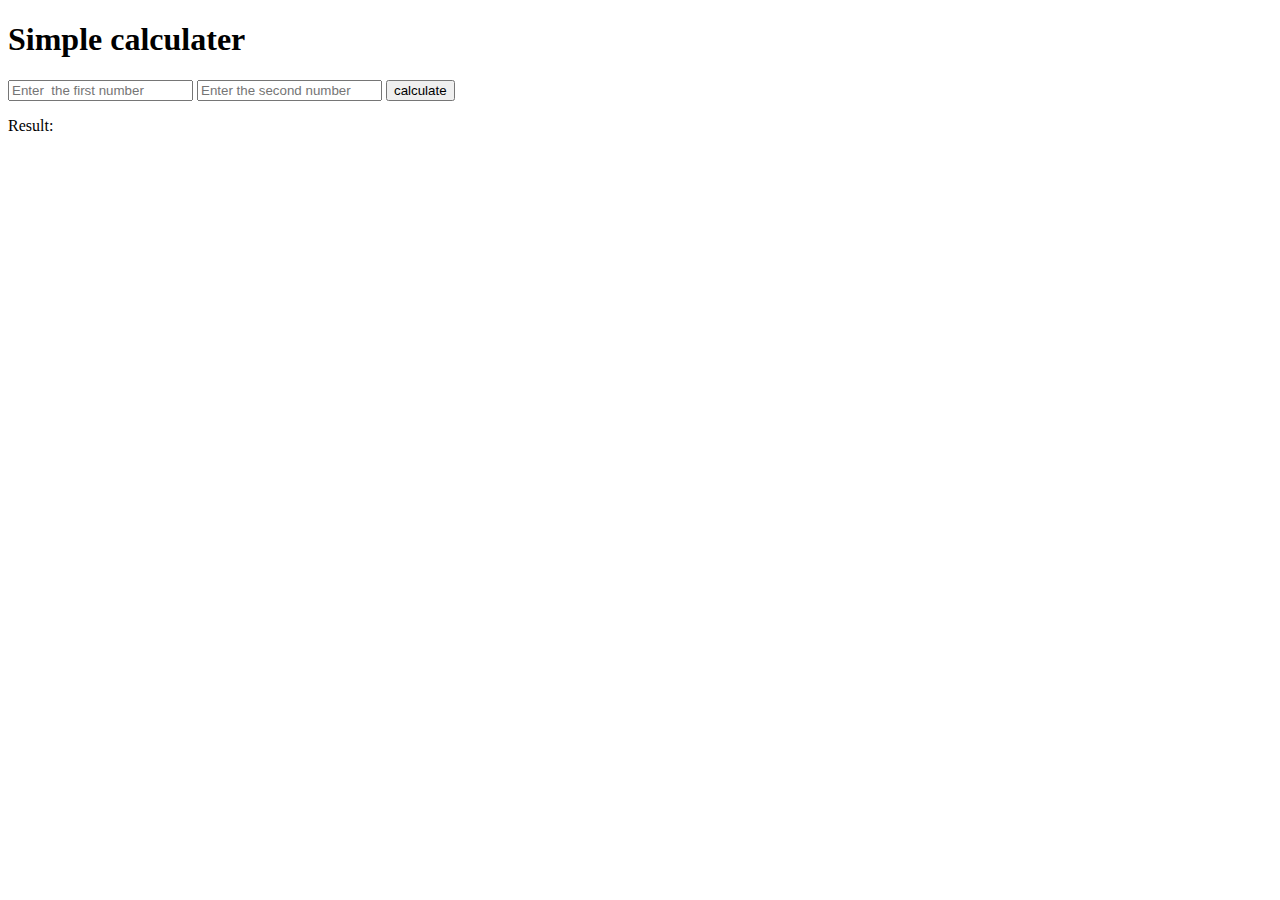
<file: Week1/March_2025_Wed/index.html>
<!DOCTYPE html>
<html lang="en">
<head>
    <meta charset="UTF-8">
    <meta name="viewport" content="width=device-width, initial-scale=1.0">
    <title>Eshuri Sod internship</title>
    <script src="index.js"></script>
</head>
<body>
    <h1>Simple calculater</h1>
    <input type="number" id="nbr" placeholder="Enter  the first number">
    <input type="number" id="snbr" placeholder="Enter the second number">
    <button onclick="calculate()">calculate</button>
    <p id="result">Result:</p>
</body>
</html>
</file>
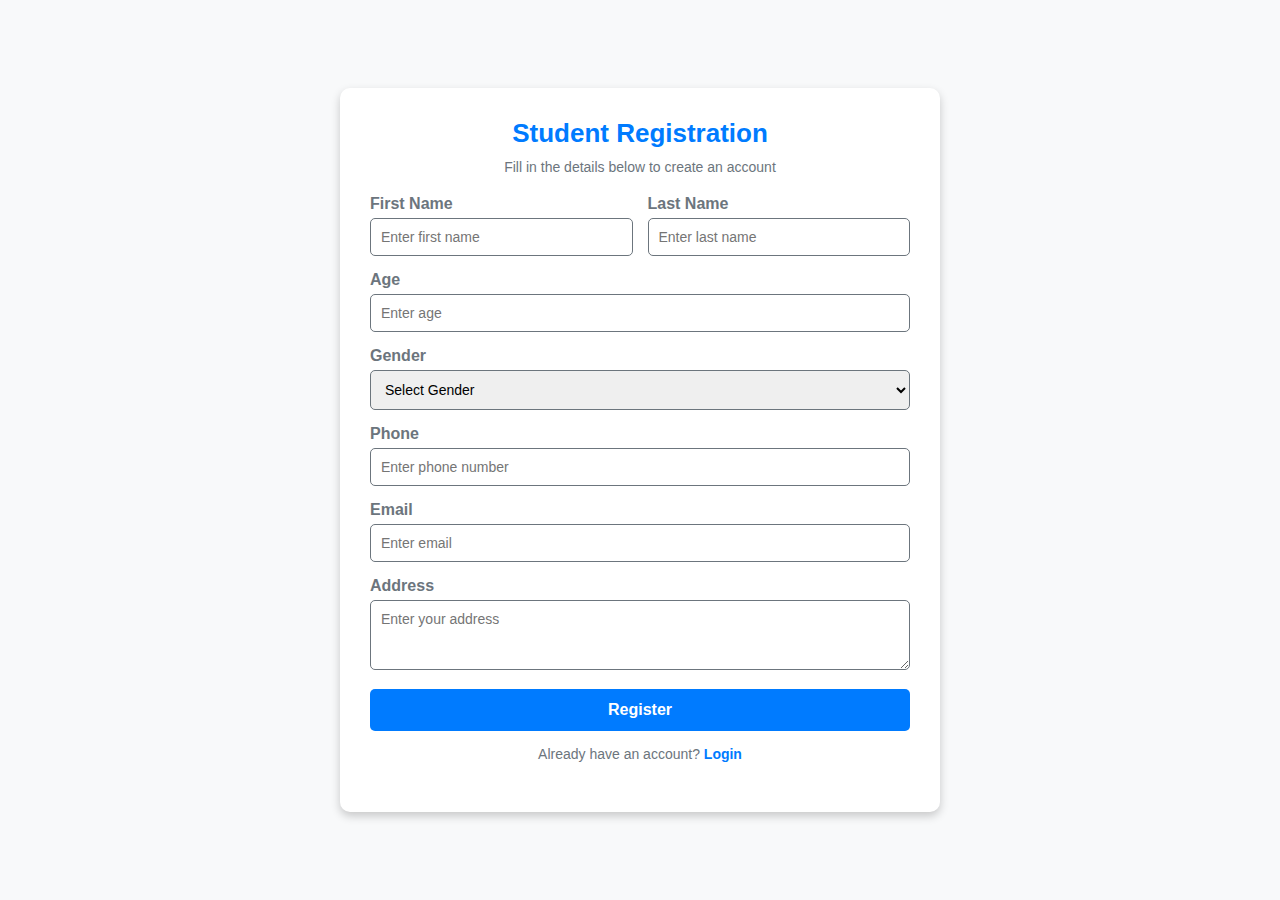
<file: Week1/March_2025_Wed/form.html>
<!DOCTYPE html>
<html lang="en">

<head>
    <meta charset="UTF-8">
    <meta name="viewport" content="width=device-width, initial-scale=1.0">
    <title>Student Registration</title>

    <!-- Link CSS -->
    <link rel="stylesheet" href="css/style.css">
</head>

<body>

    <div class="container">
        <div class="form-box">
            <h2>Student Registration</h2>
            <p>Fill in the details below to create an account</p>

            <form action="#" method="post">

                <!-- Flex row for fname & lname -->
                <div class="flex-row">
                    <div class="input-group">
                        <label for="fname">First Name</label>
                        <input type="text" name="fname" id="fname" placeholder="Enter first name" required>
                    </div>

                    <div class="input-group">
                        <label for="lname">Last Name</label>
                        <input type="text" name="lname" id="lname" placeholder="Enter last name" required>
                    </div>
                </div>

                <div class="input-group">
                    <label for="age">Age</label>
                    <input type="number" name="age" id="age" min="10" max="100" placeholder="Enter age" required>
                </div>

                <!-- Gender Selection -->
                <div class="input-group">
                    <label for="gender">Gender</label>
                    <select name="gender" id="gender" required>
                        <option value="">Select Gender</option>
                        <option value="male">Male</option>
                        <option value="female">Female</option>
                        <option value="other">Other</option>
                    </select>
                </div>

                <div class="input-group">
                    <label for="phone">Phone</label>
                    <input type="tel" name="phone" id="phone" pattern="[0-9]{10,13}" placeholder="Enter phone number"
                        required>
                </div>

                <div class="input-group">
                    <label for="email">Email</label>
                    <input type="email" name="email" id="email" placeholder="Enter email" required>
                </div>

                <div class="input-group">
                    <label for="address">Address</label>
                    <textarea name="address" id="address" rows="3" placeholder="Enter your address" required></textarea>
                </div>

                <button type="submit">Register</button>

                <p class="login-text">Already have an account? <a href="#">Login</a></p>
            </form>
        </div>
    </div>

</body>

</html>
</file>
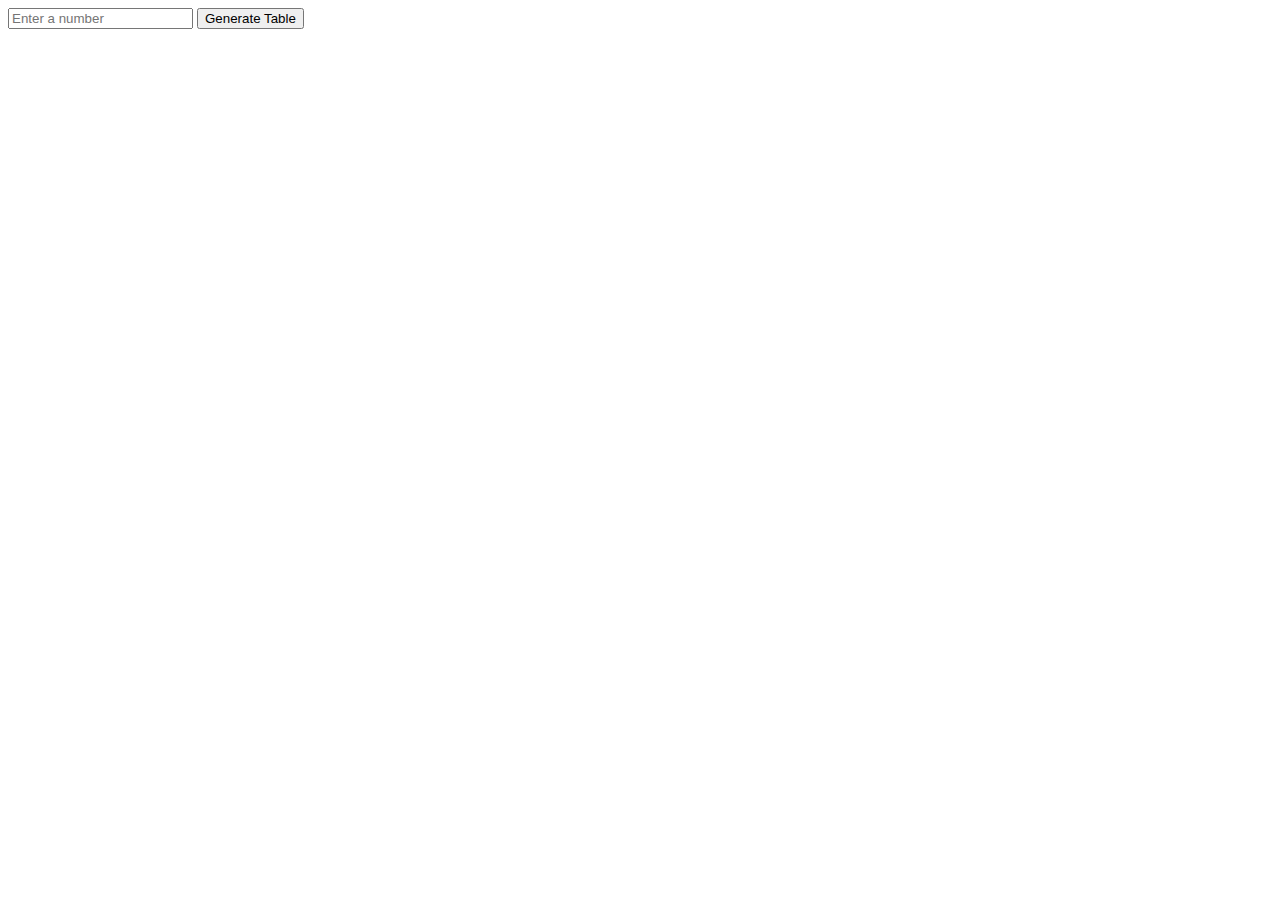
<file: Week1/March_2025_Wed/multi.html>
<!DOCTYPE html>
<html lang="en">
<head>
    <meta charset="UTF-8">
    <meta name="viewport" content="width=device-width, initial-scale=1.0">
    <title>Document</title>
</head>
<body>
    <script>
    // Function to generate multiplication table
    function generateTable() {
        let num = parseInt(document.getElementById("num").value);
        let result = "";
        
        if (isNaN(num)) {
            result = "Please enter a valid number";
        } else {
            for (let i = 1; i <= 12; i++) {
                result += `${num} x ${i} = ${num * i} <br>`;
            }
        }
        
        document.getElementById("result").innerHTML = result;
    }
</script>
        <div>
            <input type="number" id="num" placeholder="Enter a number">
            <button onclick="generateTable()">Generate Table</button>
            <p id="result"></p>
        </div>
      
</body>
</html>
</file>
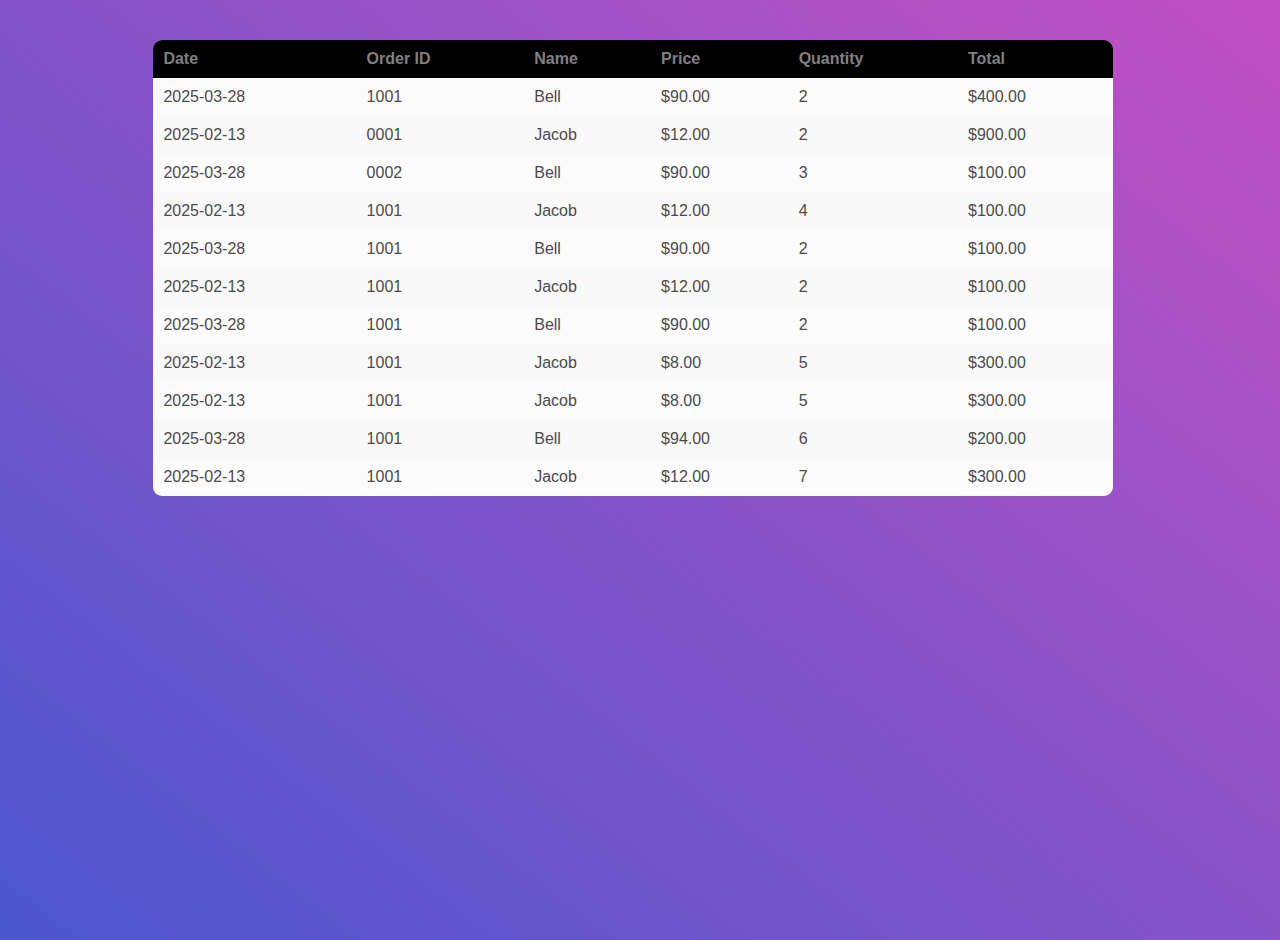
<file: Week1/march_2025_thur/table/table.html>
<!DOCTYPE html>
<html lang="en">
<head>
    <meta charset="UTF-8">
    <meta name="viewport" content="width=device-width, initial-scale=1.0">
    <title></title>
    <link rel="stylesheet" href="style.css">
    

    
</head>

<body>
    <center>
<div class="container">
    
    <table>
        <thead>
            <tr>
                <th>Date</th>
                <th>Order ID</th>
                <th>Name</th>
                <th>Price</th>
                <th>Quantity</th>
                <th>Total</th>
            </tr>
        </thead>
        <tbody>
            <tr>
                <td>2025-03-28</td>
                <td>1001</td>
                <td>Bell</td>
                <td>$90.00</td>
                <td>2</td>
                <td>$400.00</td>
            </tr>
            <tr>
                <td>2025-02-13</td>
                <td>0001</td>
                <td>Jacob</td>
                <td>$12.00</td>
                <td>2</td>
                <td>$900.00</td>
            </tr>
            <td>2025-03-28</td>
            <td>0002</td>
            <td>Bell</td>
            <td>$90.00</td>
            <td>3</td>
            <td>$100.00</td>
        </tr>
        <tr>
            <td>2025-02-13</td>
            <td>1001</td>
            <td>Jacob</td>
            <td>$12.00</td>
            <td>4</td>
            <td>$100.00</td>
        </tr>
        <td>2025-03-28</td>
        <td>1001</td>
        <td>Bell</td>
        <td>$90.00</td>
        <td>2</td>
        <td>$100.00</td>
    </tr>
    <tr>
        <td>2025-02-13</td>
        <td>1001</td>
        <td>Jacob</td>
        <td>$12.00</td>
        <td>2</td>
        <td>$100.00</td>
    </tr>
    <td>2025-03-28</td>
    <td>1001</td>
    <td>Bell</td>
    <td>$90.00</td>
    <td>2</td>
    <td>$100.00</td>
</tr>
<tr>
    <td>2025-02-13</td>
    <td>1001</td>
    <td>Jacob</td>
    <td>$8.00</td>
    <td>5</td>
    <td>$300.00</td>
</tr>
<tr>
    <td>2025-02-13</td>
    <td>1001</td>
    <td>Jacob</td>
    <td>$8.00</td>
    <td>5</td>
    <td>$300.00</td>
</tr>
<td>2025-03-28</td>
<td>1001</td>
<td>Bell</td>
<td>$94.00</td>
<td>6</td>
<td>$200.00</td>
</tr>
<tr>
<td>2025-02-13</td>
<td>1001</td>
<td>Jacob</td>
<td>$12.00</td>
<td>7</td>
<td>$300.00</td>
</tr>

        </tbody>
    </table>
</center>
</div>
    


</body>
</html>
</file>
<file: Week1/march_2025_thur/table/style.css>
body {
    font-family: Arial, sans-serif;
    margin: 20px;
     height: 100vh;  
     margin: 0;
    background: linear-gradient(38deg, rgba(75,87,207,1) 0%, rgba(194,80,194,1));

 
}
table {
    width: 80%;
  
    height: 90%;
    border-collapse: collapse;
    text-align: center;
     margin-left: 3cm;
    align-items: center;
    
    color:rgb(77, 74, 74);
    justify-content: center;
    background-color:rgb(252, 251, 251);
    box-shadow: #f9f9f9;
   overflow: hidden;
    border: 2px ;
    border-radius:9px;
    

    

}
th, td {
    padding: 10px;
    text-align: left;
    
}
th {
    background-color:black;
    color:gray;
    

}
tr:nth-child(even) {
    background-color: #f9f9f9;
    
}

body {

    align-items: center;
    height: 100vh;
    padding: 20px;
}
.container {
    
 
    
    margin: 0 auto;
    padding: 20px;
    border-radius: 10px;
   
    text-align: center;
    align-items: center;
  

 
    
}
</file>
<file: Week1/March_2025_Wed/css/style.css>
/* Reset and Global Styles */
* {
    margin: 0;
    padding: 0;
    box-sizing: border-box;
    font-family: 'Poppins', sans-serif;
}

:root {
    --primary-color: #007bff;
    --secondary-color: #0056b3;
    --white-color: #fff;
    --gray-color: #f8f9fa;
    --dark-gray: #6c757d;
}

body {
    background-color: var(--gray-color);
    display: flex;
    justify-content: center;
    align-items: center;
    height: 100vh;
    padding: 20px;
}

/* Form Container */
.container {
    width: 100%;
    max-width: 600px;
    background-color: var(--white-color);
    padding: 30px;
    border-radius: 10px;
    box-shadow: 0 4px 10px rgba(0, 0, 0, 0.2);
    text-align: center;
}

h2 {
    color: var(--primary-color);
    font-size: 26px;
    margin-bottom: 10px;
}

p {
    color: var(--dark-gray);
    font-size: 14px;
    margin-bottom: 20px;
}

/* Flexbox for First Name & Last Name */
.flex-row {
    display: flex;
    gap: 15px;
    justify-content: space-between;
}

.flex-row .input-group {
    flex: 1;
}

/* Input Fields */
.input-group {
    text-align: left;
    margin-bottom: 15px;
}

.input-group label {
    font-weight: bold;
    display: block;
    color: var(--dark-gray);
    margin-bottom: 5px;
}

.input-group input,
.input-group textarea,
.input-group select {
    width: 100%;
    padding: 10px;
    border: 1px solid var(--dark-gray);
    border-radius: 5px;
    outline: none;
    font-size: 14px;
    transition: 0.3s;
}

.input-group input:focus,
.input-group textarea:focus,
.input-group select:focus {
    border-color: var(--primary-color);
    box-shadow: 0 0 5px rgba(0, 123, 255, 0.5);
}

/* Button */
button {
    width: 100%;
    background-color: var(--primary-color);
    color: var(--white-color);
    border: none;
    padding: 12px;
    font-size: 16px;
    font-weight: bold;
    border-radius: 5px;
    cursor: pointer;
    transition: 0.3s;
}

button:hover {
    background-color: var(--secondary-color);
}

/* Login Text */
.login-text {
    margin-top: 15px;
    font-size: 14px;
}

.login-text a {
    color: var(--primary-color);
    text-decoration: none;
    font-weight: bold;
}

.login-text a:hover {
    text-decoration: underline;
}

/* Responsive Design */
@media (max-width: 600px) {
    .container {
        width: 95%;
        padding: 20px;
    }

    .flex-row {
        flex-direction: column;
        gap: 10px;
    }
}
</file>
